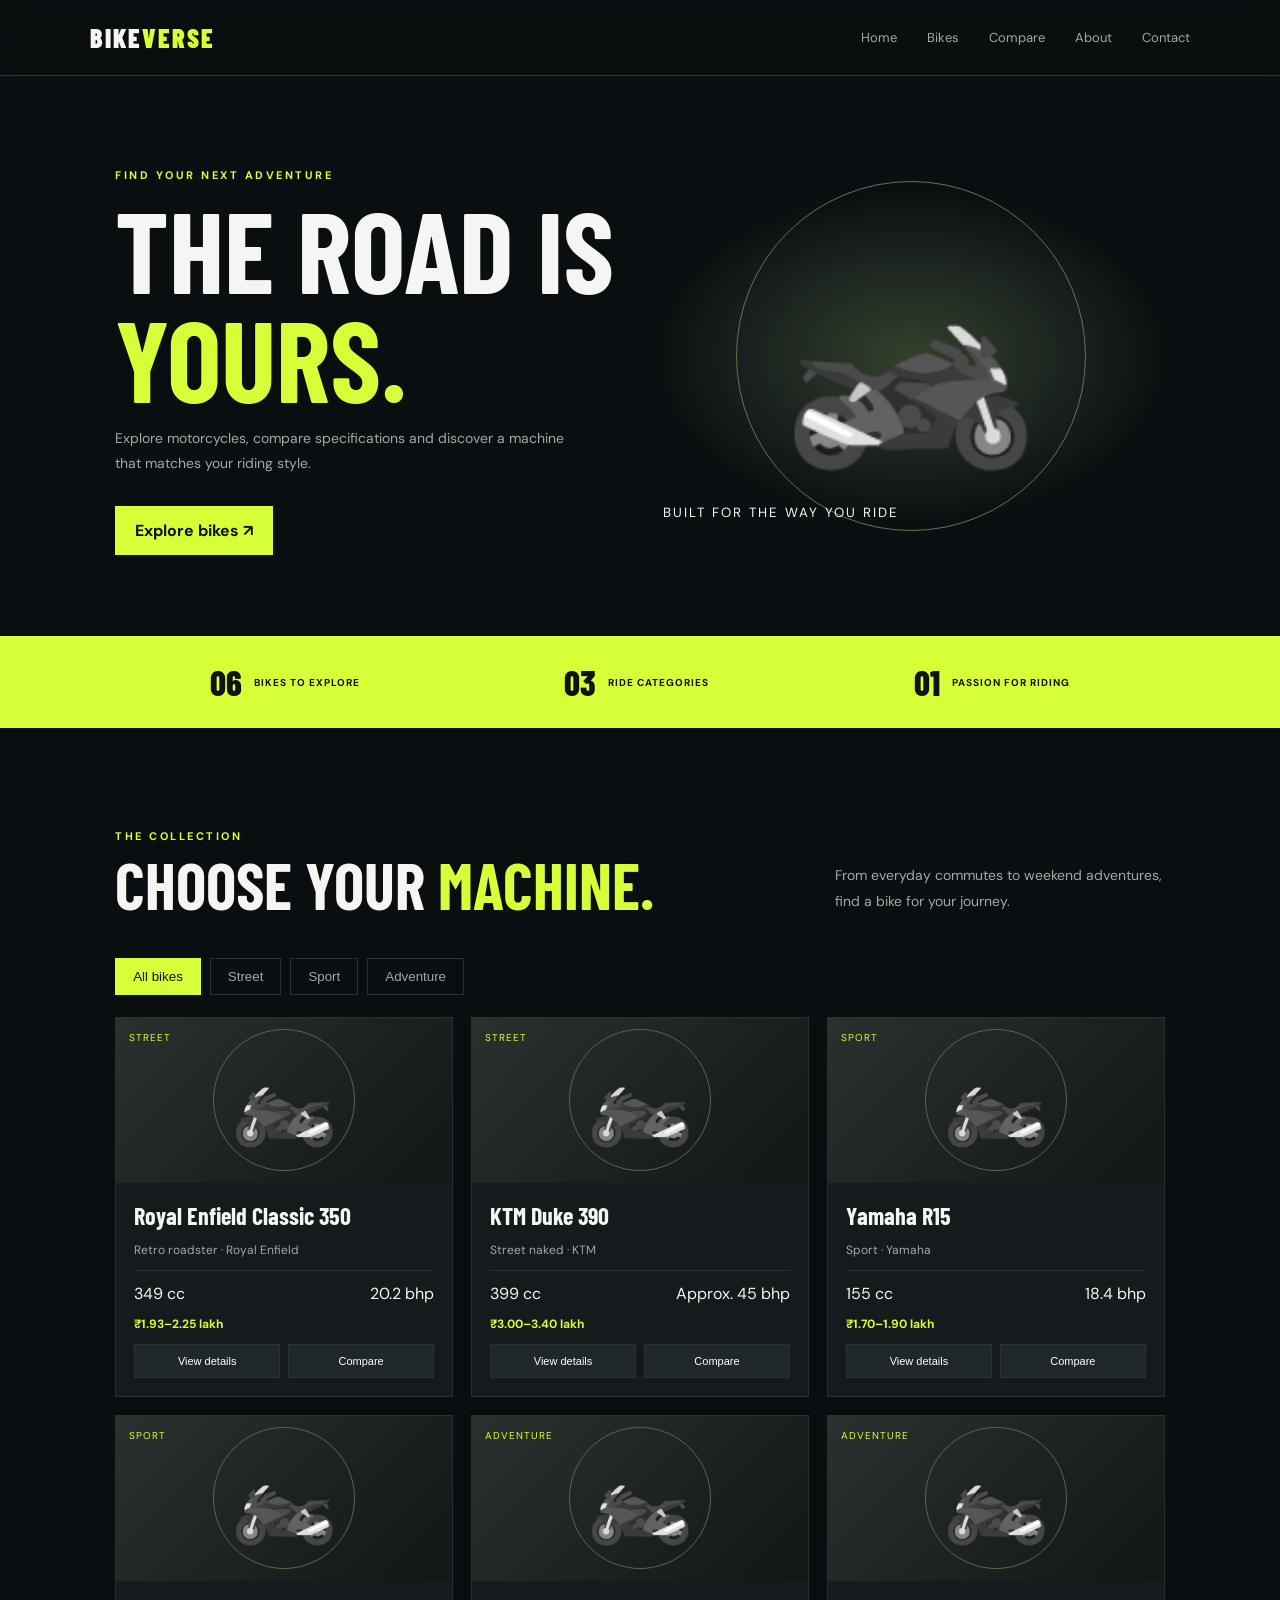
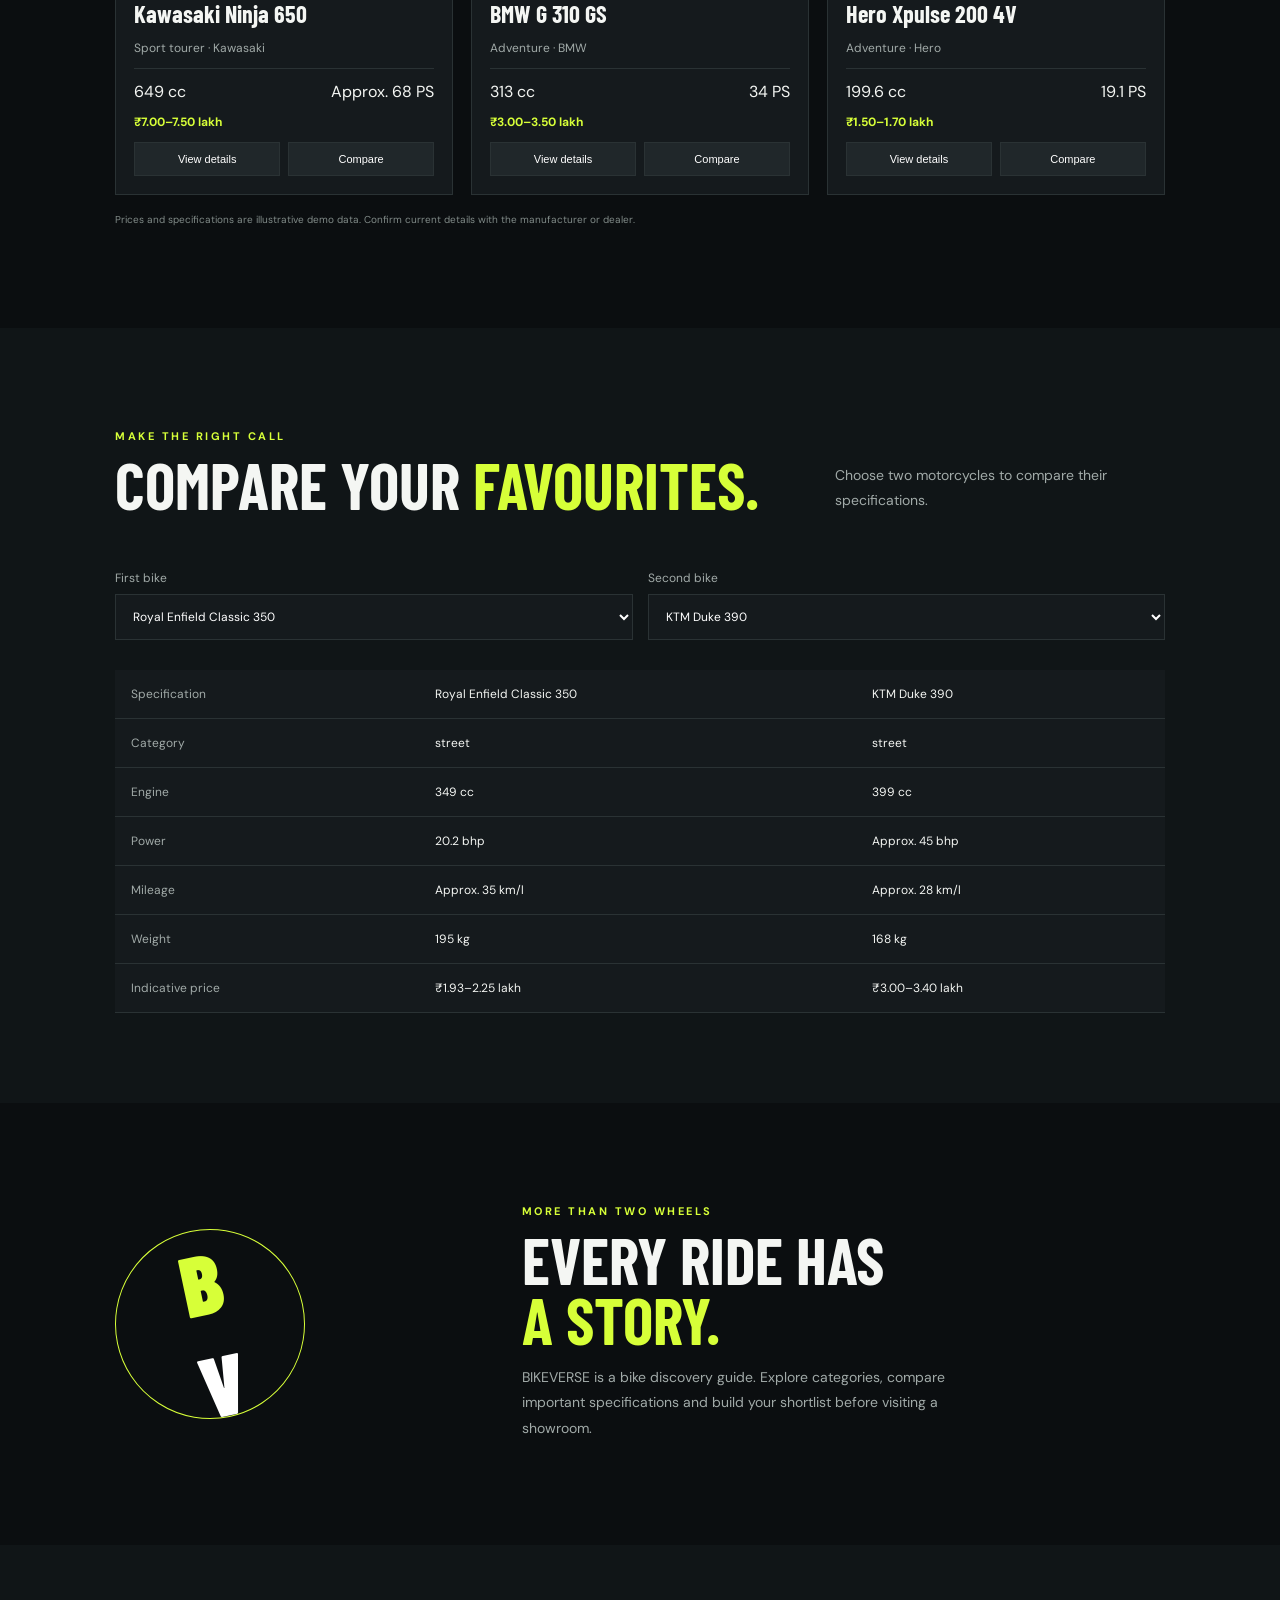
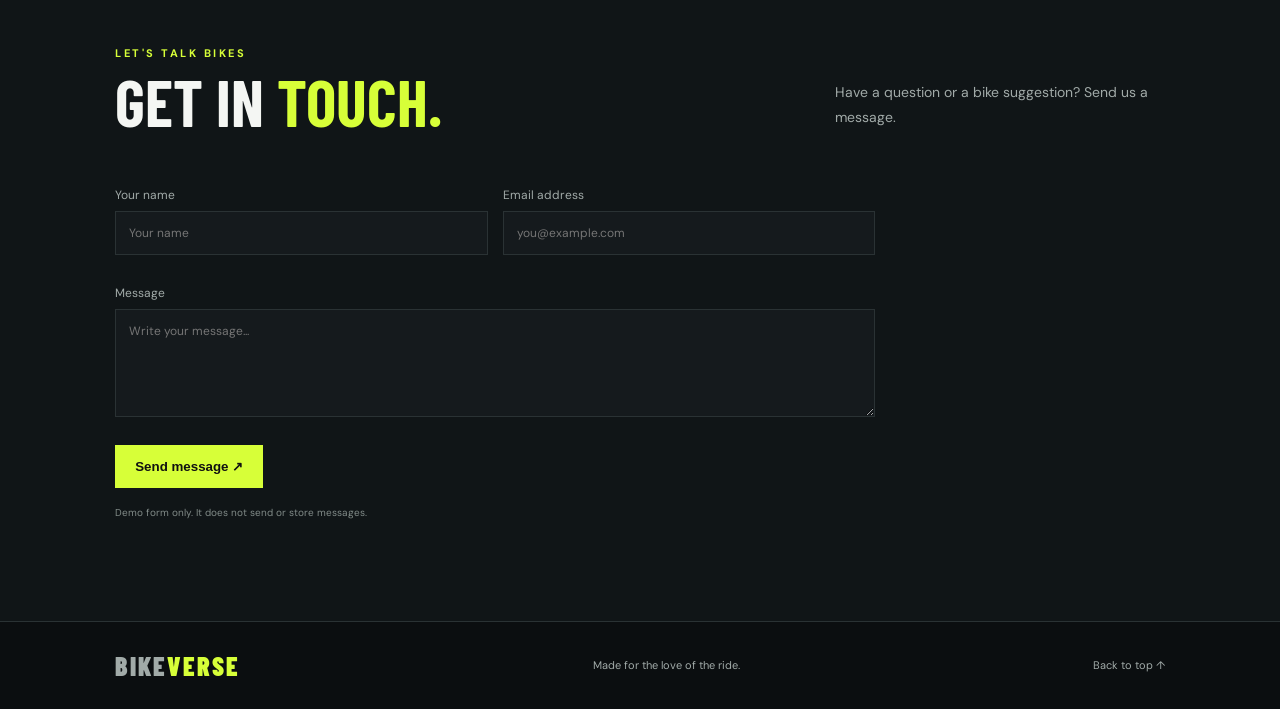
<file: index.html>
<!doctype html>
<html lang="en">
<head>
<meta charset="UTF-8"><meta name="viewport" content="width=device-width,initial-scale=1">
<title>BIKEVERSE | Bike Guide</title><link rel="stylesheet" href="style.css">
</head>
<body>
<header><a class="logo" href="#home">BIKE<span>VERSE</span></a><button id="menuBtn" class="menu-btn">☰</button><nav id="nav"><a href="#home">Home</a><a href="#collection">Bikes</a><a href="#compare">Compare</a><a href="#about">About</a><a href="#contact">Contact</a></nav></header>
<main>
<section class="hero" id="home"><div><p class="eyebrow">FIND YOUR NEXT ADVENTURE</p><h1>THE ROAD IS<br><span>YOURS.</span></h1><p class="muted">Explore motorcycles, compare specifications and discover a machine that matches your riding style.</p><a class="btn" href="#collection">Explore bikes ↗</a></div><div class="hero-art"><div class="ring"></div><div class="motorcycle">🏍️</div><small>BUILT FOR THE WAY YOU RIDE</small></div></section>
<section class="stats"><div><b>06</b><span>BIKES TO EXPLORE</span></div><div><b>03</b><span>RIDE CATEGORIES</span></div><div><b>01</b><span>PASSION FOR RIDING</span></div></section>
<section class="section" id="collection"><div class="heading"><div><p class="eyebrow">THE COLLECTION</p><h2>Choose your <span>machine.</span></h2></div><p class="muted">From everyday commutes to weekend adventures, find a bike for your journey.</p></div><div class="filters" id="filters"><button class="active" data-filter="all">All bikes</button><button data-filter="street">Street</button><button data-filter="sport">Sport</button><button data-filter="adventure">Adventure</button></div><div class="grid" id="bikeGrid"></div><p class="note">Prices and specifications are illustrative demo data. Confirm current details with the manufacturer or dealer.</p></section>
<section class="section compare" id="compare"><div class="heading"><div><p class="eyebrow">MAKE THE RIGHT CALL</p><h2>Compare your <span>favourites.</span></h2></div><p class="muted">Choose two motorcycles to compare their specifications.</p></div><div class="selectors"><label>First bike<select id="bikeOne"></select></label><label>Second bike<select id="bikeTwo"></select></label></div><div class="table-wrap"><table id="compareTable"></table></div></section>
<section class="section about" id="about"><div class="stamp">B<span>V</span></div><div><p class="eyebrow">MORE THAN TWO WHEELS</p><h2>Every ride has<br><span>a story.</span></h2><p class="muted">BIKEVERSE is a bike discovery guide. Explore categories, compare important specifications and build your shortlist before visiting a showroom.</p></div></section>
<section class="section contact" id="contact"><div class="heading"><div><p class="eyebrow">LET'S TALK BIKES</p><h2>Get in <span>touch.</span></h2></div><p class="muted">Have a question or a bike suggestion? Send us a message.</p></div><form id="contactForm"><div class="form-row"><label>Your name<input id="name" required placeholder="Your name"></label><label>Email address<input id="email" type="email" required placeholder="you@example.com"></label></div><label>Message<textarea id="message" rows="5" required placeholder="Write your message..."></textarea></label><button class="btn">Send message ↗</button><p id="formMessage" class="success"></p></form><p class="note">Demo form only. It does not send or store messages.</p></section>
</main><footer><a class="logo" href="#home">BIKE<span>VERSE</span></a><span>Made for the love of the ride.</span><a href="#home">Back to top ↑</a></footer>
<dialog id="details"><button id="closeDialog" class="close">×</button><div id="detailsContent"></div></dialog>
<script src="script.js"></script></body></html>
</file>
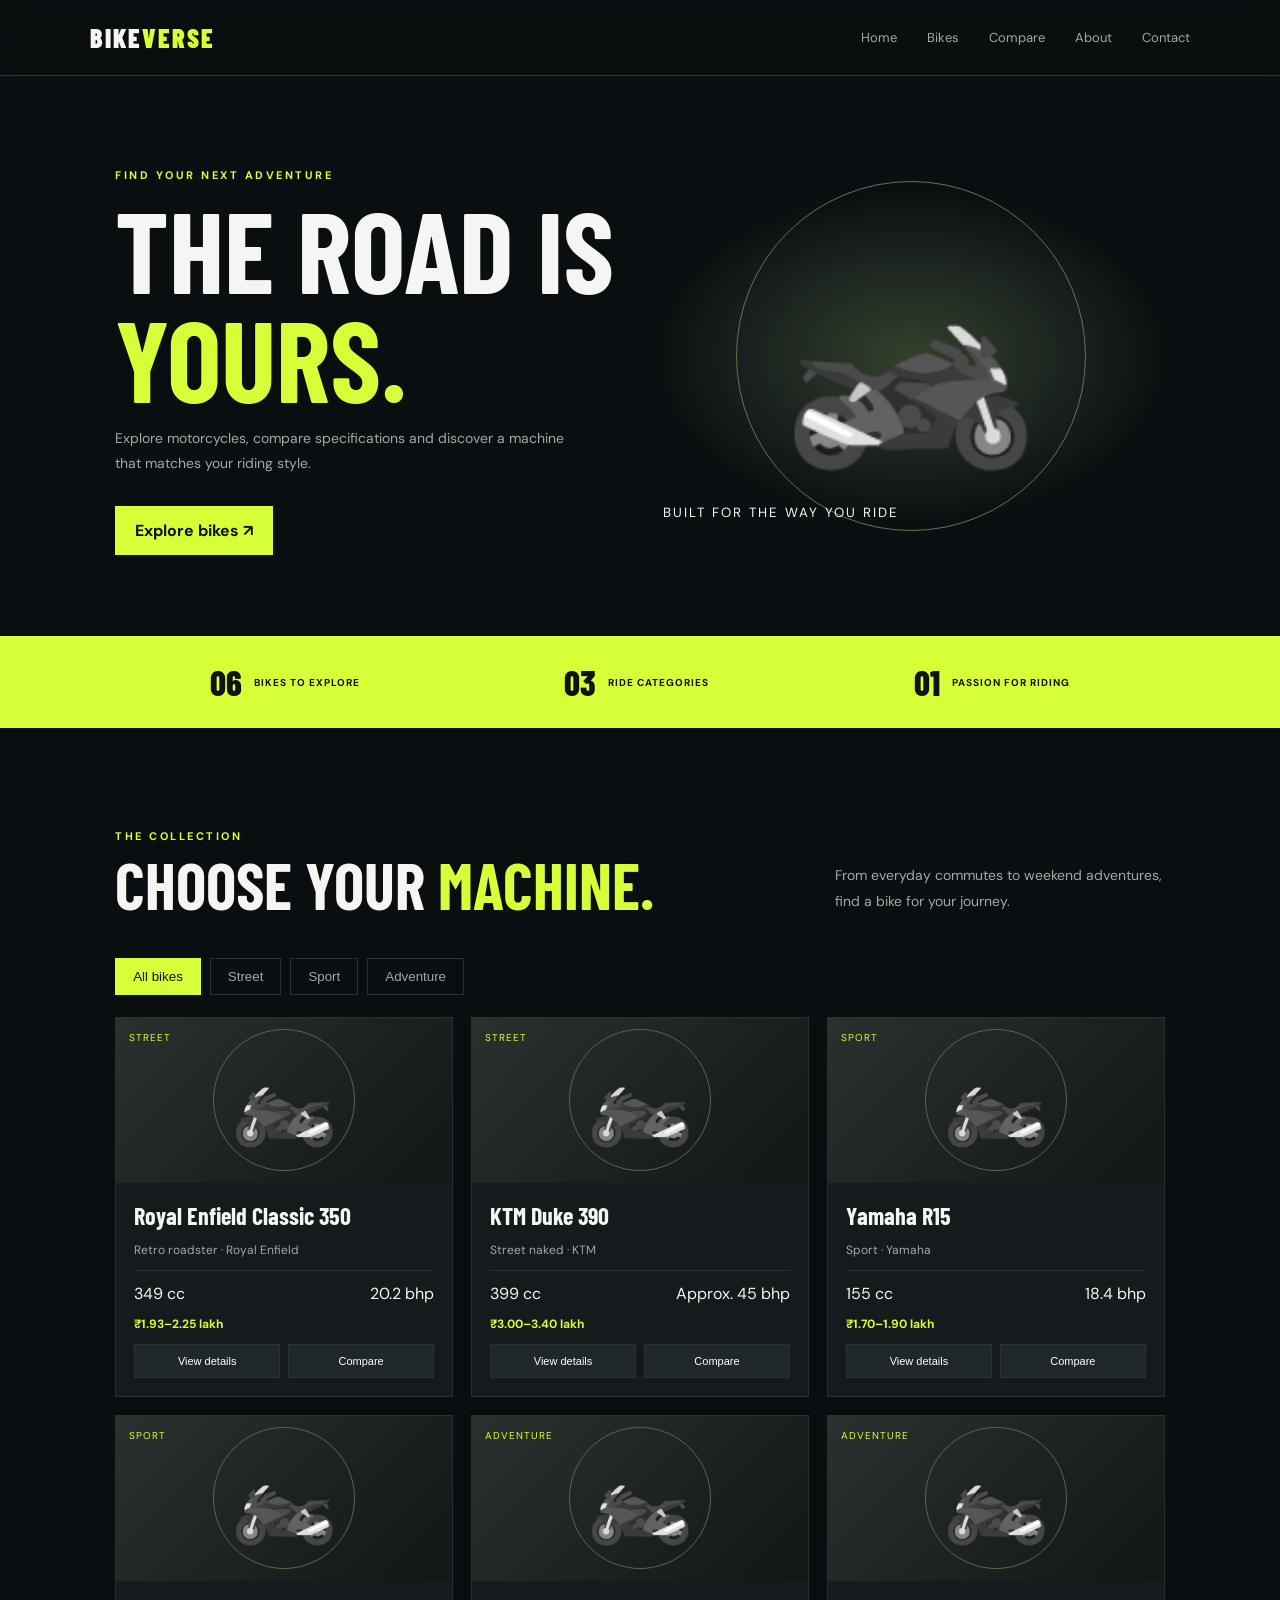
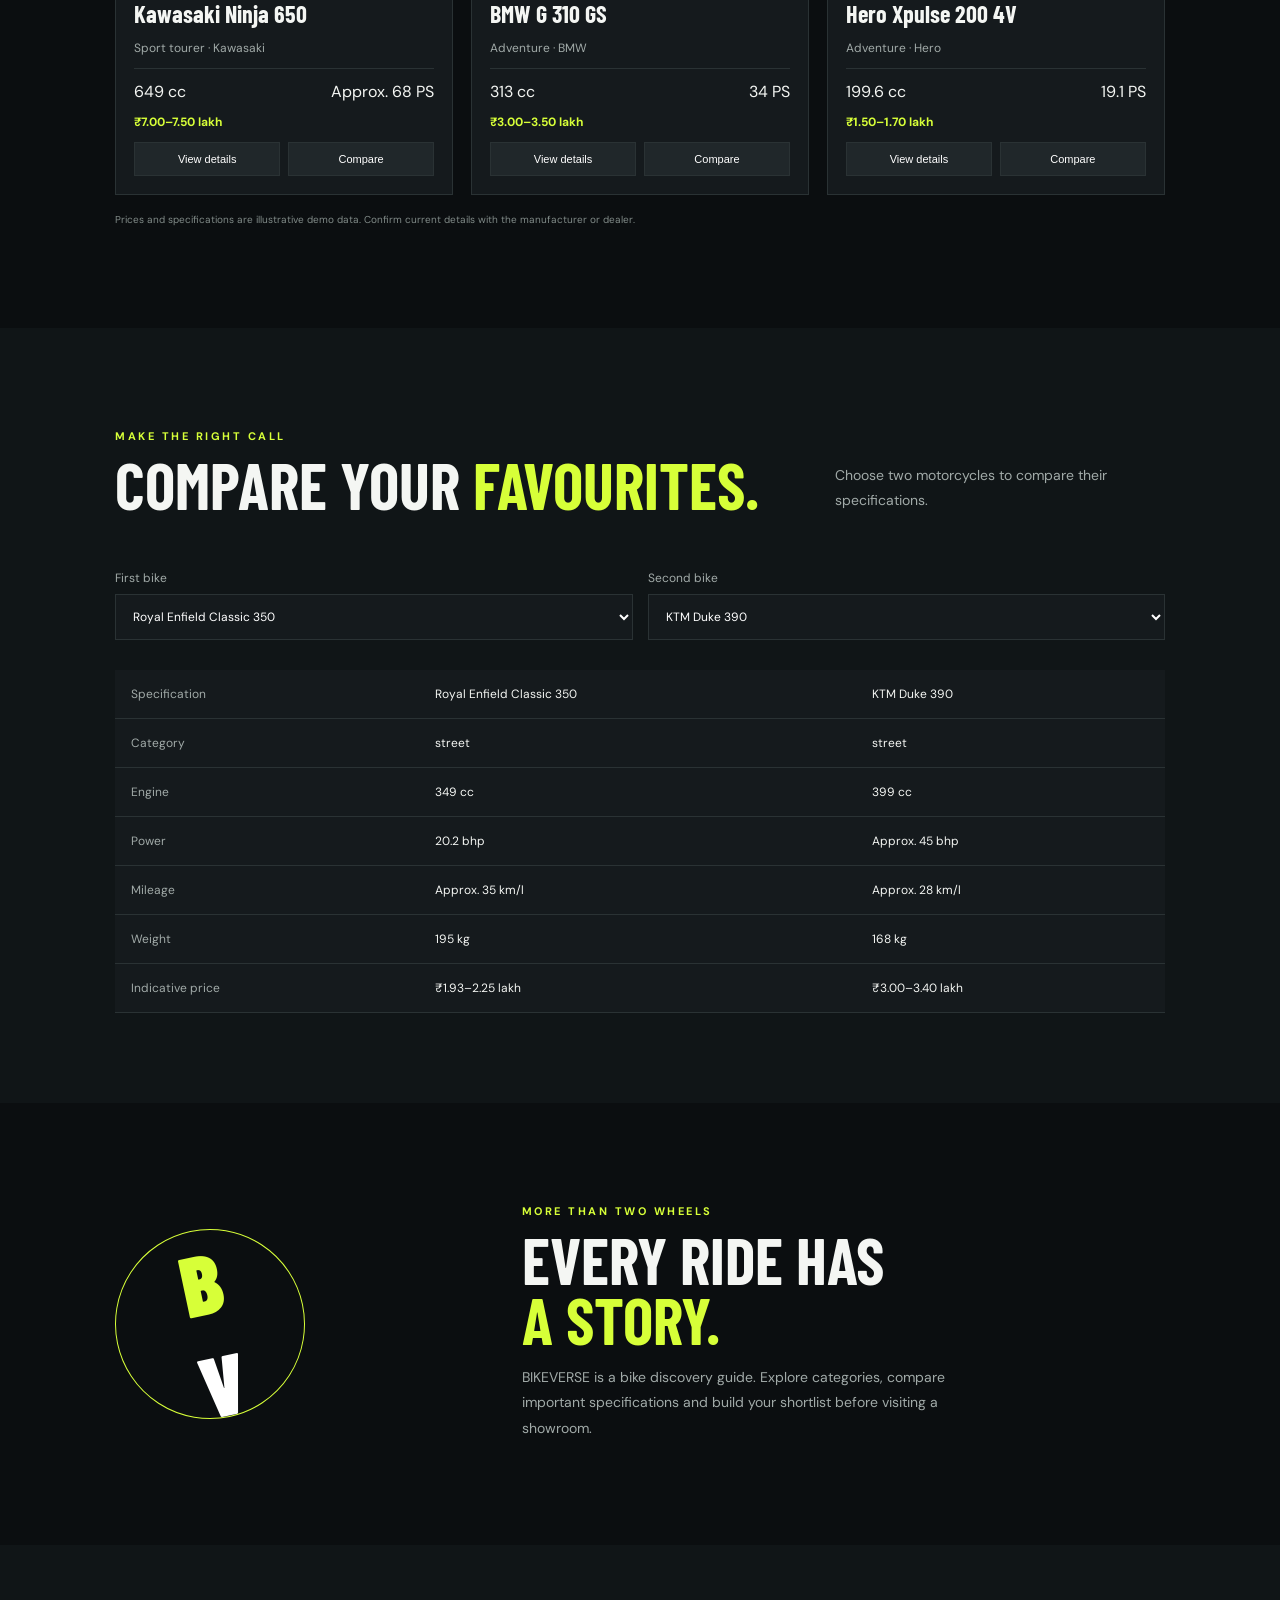
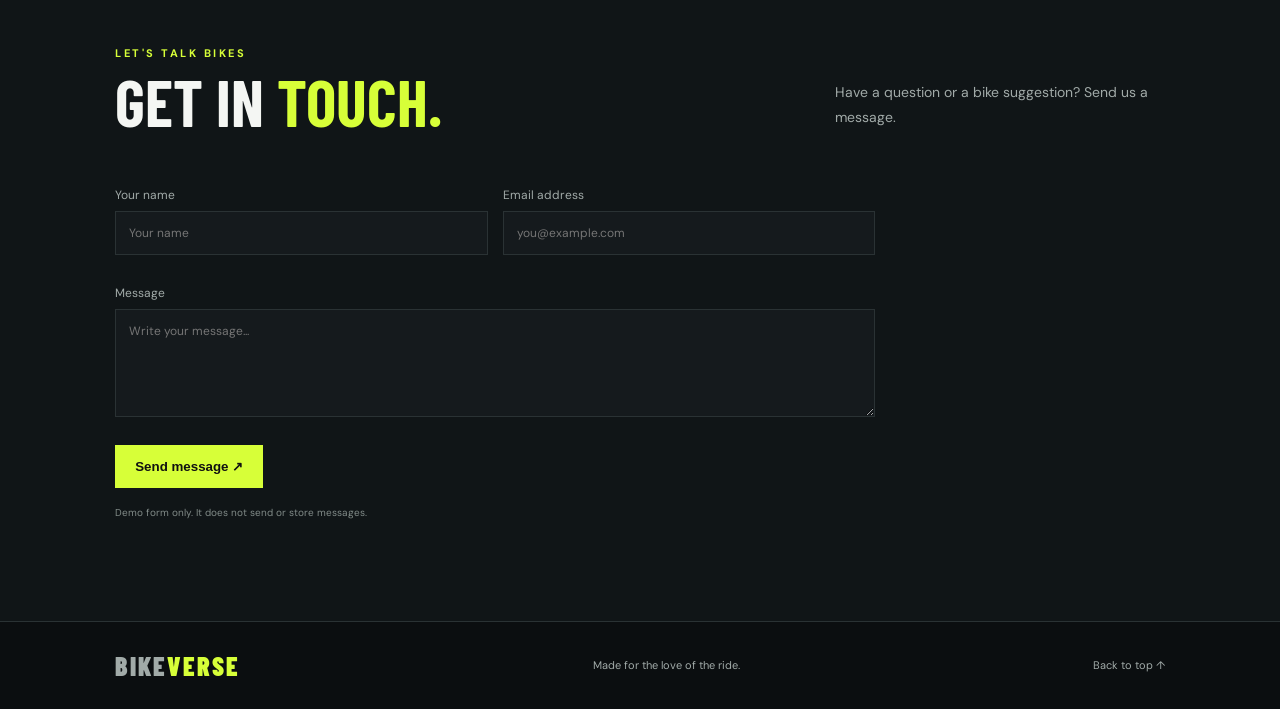
<file: Bike-Information-Website/index.html>
<!doctype html>
<html lang="en">
<head>
<meta charset="UTF-8"><meta name="viewport" content="width=device-width,initial-scale=1">
<title>BIKEVERSE | Bike Guide</title><link rel="stylesheet" href="style.css">
</head>
<body>
<header><a class="logo" href="#home">BIKE<span>VERSE</span></a><button id="menuBtn" class="menu-btn">☰</button><nav id="nav"><a href="#home">Home</a><a href="#collection">Bikes</a><a href="#compare">Compare</a><a href="#about">About</a><a href="#contact">Contact</a></nav></header>
<main>
<section class="hero" id="home"><div><p class="eyebrow">FIND YOUR NEXT ADVENTURE</p><h1>THE ROAD IS<br><span>YOURS.</span></h1><p class="muted">Explore motorcycles, compare specifications and discover a machine that matches your riding style.</p><a class="btn" href="#collection">Explore bikes ↗</a></div><div class="hero-art"><div class="ring"></div><div class="motorcycle">🏍️</div><small>BUILT FOR THE WAY YOU RIDE</small></div></section>
<section class="stats"><div><b>06</b><span>BIKES TO EXPLORE</span></div><div><b>03</b><span>RIDE CATEGORIES</span></div><div><b>01</b><span>PASSION FOR RIDING</span></div></section>
<section class="section" id="collection"><div class="heading"><div><p class="eyebrow">THE COLLECTION</p><h2>Choose your <span>machine.</span></h2></div><p class="muted">From everyday commutes to weekend adventures, find a bike for your journey.</p></div><div class="filters" id="filters"><button class="active" data-filter="all">All bikes</button><button data-filter="street">Street</button><button data-filter="sport">Sport</button><button data-filter="adventure">Adventure</button></div><div class="grid" id="bikeGrid"></div><p class="note">Prices and specifications are illustrative demo data. Confirm current details with the manufacturer or dealer.</p></section>
<section class="section compare" id="compare"><div class="heading"><div><p class="eyebrow">MAKE THE RIGHT CALL</p><h2>Compare your <span>favourites.</span></h2></div><p class="muted">Choose two motorcycles to compare their specifications.</p></div><div class="selectors"><label>First bike<select id="bikeOne"></select></label><label>Second bike<select id="bikeTwo"></select></label></div><div class="table-wrap"><table id="compareTable"></table></div></section>
<section class="section about" id="about"><div class="stamp">B<span>V</span></div><div><p class="eyebrow">MORE THAN TWO WHEELS</p><h2>Every ride has<br><span>a story.</span></h2><p class="muted">BIKEVERSE is a bike discovery guide. Explore categories, compare important specifications and build your shortlist before visiting a showroom.</p></div></section>
<section class="section contact" id="contact"><div class="heading"><div><p class="eyebrow">LET'S TALK BIKES</p><h2>Get in <span>touch.</span></h2></div><p class="muted">Have a question or a bike suggestion? Send us a message.</p></div><form id="contactForm"><div class="form-row"><label>Your name<input id="name" required placeholder="Your name"></label><label>Email address<input id="email" type="email" required placeholder="you@example.com"></label></div><label>Message<textarea id="message" rows="5" required placeholder="Write your message..."></textarea></label><button class="btn">Send message ↗</button><p id="formMessage" class="success"></p></form><p class="note">Demo form only. It does not send or store messages.</p></section>
</main><footer><a class="logo" href="#home">BIKE<span>VERSE</span></a><span>Made for the love of the ride.</span><a href="#home">Back to top ↑</a></footer>
<dialog id="details"><button id="closeDialog" class="close">×</button><div id="detailsContent"></div></dialog>
<script src="script.js"></script></body></html>
</file>
<file: style.css>
@import url('https://fonts.googleapis.com/css2?family=Barlow+Condensed:wght@600;700;800;900&family=DM+Sans:wght@400;500;700&display=swap');
:root{--bg:#0b0e10;--panel:#151a1d;--text:#f4f6f3;--muted:#a1aaa8;--accent:#d7ff38;--line:#2a3234}
*{box-sizing:border-box}html{scroll-behavior:smooth;scroll-padding-top:85px}body{margin:0;background:var(--bg);color:var(--text);font-family:'DM Sans',sans-serif}
a{color:inherit;text-decoration:none}header{height:76px;padding:0 7%;display:flex;align-items:center;justify-content:space-between;border-bottom:1px solid var(--line);position:sticky;top:0;background:#0b0e10ed;backdrop-filter:blur(10px);z-index:5}
.logo{font:900 26px 'Barlow Condensed';letter-spacing:2px}.logo span,h1 span,h2 span{color:var(--accent)}nav{display:flex;gap:30px;color:var(--muted);font-size:13px}nav a:hover,footer a:hover{color:var(--accent)}.menu-btn{display:none}
.hero{min-height:560px;padding:80px 9%;display:grid;grid-template-columns:1fr 1fr;align-items:center;gap:35px}.eyebrow{color:var(--accent);font-size:11px;font-weight:bold;letter-spacing:2.5px}h1,h2{font-family:'Barlow Condensed';text-transform:uppercase;line-height:.95;margin:12px 0}h1{font-size:clamp(65px,9vw,115px)}h2{font-size:clamp(42px,5vw,64px)}.muted{color:var(--muted);font-size:14px;line-height:1.8;max-width:470px}.btn{display:inline-block;margin-top:16px;padding:14px 20px;background:var(--accent);color:#111;border:0;font-weight:bold;cursor:pointer}.btn:hover{background:white}
.hero-art{min-height:330px;display:grid;place-items:center;position:relative;background:radial-gradient(ellipse,#33402c,#171e1c 50%,transparent 72%)}.ring{position:absolute;width:min(350px,75vw);aspect-ratio:1;border:1px solid #66744c;border-radius:50%}.motorcycle{font-size:clamp(120px,18vw,205px);filter:grayscale(1);transform:scaleX(-1);z-index:1}.hero-art small{position:absolute;bottom:0;left:5px;letter-spacing:2px}
.stats{background:var(--accent);color:#111;padding:25px 9%;display:flex;justify-content:space-around;gap:15px}.stats div{display:flex;align-items:center;gap:12px}.stats b{font:800 35px 'Barlow Condensed'}.stats span{font-size:10px;font-weight:bold;letter-spacing:1px}
.section{padding:90px 9%}.heading{display:flex;align-items:end;justify-content:space-between;gap:30px;margin-bottom:30px}.heading>.muted{max-width:330px}.filters{display:flex;gap:9px;flex-wrap:wrap;margin-bottom:22px}.filters button{padding:10px 17px;background:transparent;border:1px solid var(--line);color:var(--muted);cursor:pointer}.filters button.active,.filters button:hover{background:var(--accent);color:#111;border-color:var(--accent)}
.grid{display:grid;grid-template-columns:repeat(3,1fr);gap:18px}.bike-card{background:var(--panel);border:1px solid var(--line);transition:.2s}.bike-card:hover{transform:translateY(-4px);border-color:var(--accent)}.bike-art{height:165px;display:grid;place-items:center;background:linear-gradient(135deg,#29312f,#111617);position:relative}.bike-art:before{content:'';position:absolute;width:140px;height:140px;border:1px solid #596746;border-radius:50%}.bike-emoji{font-size:85px;z-index:1;filter:grayscale(1)}.tag{position:absolute;top:13px;left:13px;color:var(--accent);font-size:10px;text-transform:uppercase;letter-spacing:1px}.bike-info{padding:18px}.bike-info h3{font:700 24px 'Barlow Condensed';margin:0 0 6px}.bike-info p{font-size:12px;color:var(--muted)}.meta{display:flex;justify-content:space-between;border-top:1px solid var(--line);padding-top:12px}.price{color:var(--accent)!important;font-weight:bold}.actions{display:flex;gap:8px}.small-btn{flex:1;background:#20272a;color:white;border:1px solid var(--line);padding:10px;cursor:pointer;font-size:11px}.small-btn:hover{border-color:var(--accent);color:var(--accent)}.note{color:#818b88;font-size:10px;line-height:1.6;margin-top:17px}
.compare,.contact{background:#101517}.selectors,.form-row{display:grid;grid-template-columns:1fr 1fr;gap:15px;margin-bottom:18px}label{display:block;color:var(--muted);font-size:12px;margin:12px 0}input,select,textarea{display:block;width:100%;padding:13px;margin-top:8px;background:var(--panel);border:1px solid var(--line);color:white;font:inherit}input:focus,select:focus,textarea:focus{outline:1px solid var(--accent)}.table-wrap{overflow-x:auto}table{width:100%;border-collapse:collapse;background:var(--panel);min-width:480px}td{padding:16px;border-bottom:1px solid var(--line);font-size:12px}td:first-child{color:var(--muted)}.about{display:grid;grid-template-columns:.7fr 1.3fr;gap:60px;align-items:center}.stamp{width:190px;height:190px;border:1px solid var(--accent);border-radius:50%;display:grid;place-items:center;font:900 85px 'Barlow Condensed';color:var(--accent);transform:rotate(-12deg)}.stamp span{color:white}form{max-width:760px}textarea{resize:vertical}.success{color:var(--accent);font-size:13px}footer{padding:28px 9%;border-top:1px solid var(--line);display:flex;justify-content:space-between;align-items:center;color:var(--muted);font-size:11px}
dialog{background:var(--panel);color:white;border:1px solid var(--accent);width:min(520px,90vw);padding:30px}dialog::backdrop{background:#000b}.close{float:right;background:none;border:0;color:white;font-size:28px;cursor:pointer}.detail-copy{color:var(--muted);font-size:13px;line-height:1.9}
@media(max-width:800px){.hero{grid-template-columns:1fr}.grid{grid-template-columns:repeat(2,1fr)}.heading{display:block}.about{grid-template-columns:1fr;gap:30px}}
@media(max-width:560px){header{padding:0 5%}.menu-btn{display:block;background:none;border:0;color:white;font-size:25px}nav{display:none;position:absolute;top:75px;left:0;right:0;padding:20px;background:#111719;flex-direction:column}nav.open{display:flex}.hero,.section{padding:60px 6%}.grid{grid-template-columns:1fr}.stats{flex-direction:column;padding-left:12%}.selectors,.form-row{grid-template-columns:1fr}footer{flex-direction:column;gap:14px}}
</file>
<file: Bike-Information-Website/style.css>
@import url('https://fonts.googleapis.com/css2?family=Barlow+Condensed:wght@600;700;800;900&family=DM+Sans:wght@400;500;700&display=swap');
:root{--bg:#0b0e10;--panel:#151a1d;--text:#f4f6f3;--muted:#a1aaa8;--accent:#d7ff38;--line:#2a3234}
*{box-sizing:border-box}html{scroll-behavior:smooth;scroll-padding-top:85px}body{margin:0;background:var(--bg);color:var(--text);font-family:'DM Sans',sans-serif}
a{color:inherit;text-decoration:none}header{height:76px;padding:0 7%;display:flex;align-items:center;justify-content:space-between;border-bottom:1px solid var(--line);position:sticky;top:0;background:#0b0e10ed;backdrop-filter:blur(10px);z-index:5}
.logo{font:900 26px 'Barlow Condensed';letter-spacing:2px}.logo span,h1 span,h2 span{color:var(--accent)}nav{display:flex;gap:30px;color:var(--muted);font-size:13px}nav a:hover,footer a:hover{color:var(--accent)}.menu-btn{display:none}
.hero{min-height:560px;padding:80px 9%;display:grid;grid-template-columns:1fr 1fr;align-items:center;gap:35px}.eyebrow{color:var(--accent);font-size:11px;font-weight:bold;letter-spacing:2.5px}h1,h2{font-family:'Barlow Condensed';text-transform:uppercase;line-height:.95;margin:12px 0}h1{font-size:clamp(65px,9vw,115px)}h2{font-size:clamp(42px,5vw,64px)}.muted{color:var(--muted);font-size:14px;line-height:1.8;max-width:470px}.btn{display:inline-block;margin-top:16px;padding:14px 20px;background:var(--accent);color:#111;border:0;font-weight:bold;cursor:pointer}.btn:hover{background:white}
.hero-art{min-height:330px;display:grid;place-items:center;position:relative;background:radial-gradient(ellipse,#33402c,#171e1c 50%,transparent 72%)}.ring{position:absolute;width:min(350px,75vw);aspect-ratio:1;border:1px solid #66744c;border-radius:50%}.motorcycle{font-size:clamp(120px,18vw,205px);filter:grayscale(1);transform:scaleX(-1);z-index:1}.hero-art small{position:absolute;bottom:0;left:5px;letter-spacing:2px}
.stats{background:var(--accent);color:#111;padding:25px 9%;display:flex;justify-content:space-around;gap:15px}.stats div{display:flex;align-items:center;gap:12px}.stats b{font:800 35px 'Barlow Condensed'}.stats span{font-size:10px;font-weight:bold;letter-spacing:1px}
.section{padding:90px 9%}.heading{display:flex;align-items:end;justify-content:space-between;gap:30px;margin-bottom:30px}.heading>.muted{max-width:330px}.filters{display:flex;gap:9px;flex-wrap:wrap;margin-bottom:22px}.filters button{padding:10px 17px;background:transparent;border:1px solid var(--line);color:var(--muted);cursor:pointer}.filters button.active,.filters button:hover{background:var(--accent);color:#111;border-color:var(--accent)}
.grid{display:grid;grid-template-columns:repeat(3,1fr);gap:18px}.bike-card{background:var(--panel);border:1px solid var(--line);transition:.2s}.bike-card:hover{transform:translateY(-4px);border-color:var(--accent)}.bike-art{height:165px;display:grid;place-items:center;background:linear-gradient(135deg,#29312f,#111617);position:relative}.bike-art:before{content:'';position:absolute;width:140px;height:140px;border:1px solid #596746;border-radius:50%}.bike-emoji{font-size:85px;z-index:1;filter:grayscale(1)}.tag{position:absolute;top:13px;left:13px;color:var(--accent);font-size:10px;text-transform:uppercase;letter-spacing:1px}.bike-info{padding:18px}.bike-info h3{font:700 24px 'Barlow Condensed';margin:0 0 6px}.bike-info p{font-size:12px;color:var(--muted)}.meta{display:flex;justify-content:space-between;border-top:1px solid var(--line);padding-top:12px}.price{color:var(--accent)!important;font-weight:bold}.actions{display:flex;gap:8px}.small-btn{flex:1;background:#20272a;color:white;border:1px solid var(--line);padding:10px;cursor:pointer;font-size:11px}.small-btn:hover{border-color:var(--accent);color:var(--accent)}.note{color:#818b88;font-size:10px;line-height:1.6;margin-top:17px}
.compare,.contact{background:#101517}.selectors,.form-row{display:grid;grid-template-columns:1fr 1fr;gap:15px;margin-bottom:18px}label{display:block;color:var(--muted);font-size:12px;margin:12px 0}input,select,textarea{display:block;width:100%;padding:13px;margin-top:8px;background:var(--panel);border:1px solid var(--line);color:white;font:inherit}input:focus,select:focus,textarea:focus{outline:1px solid var(--accent)}.table-wrap{overflow-x:auto}table{width:100%;border-collapse:collapse;background:var(--panel);min-width:480px}td{padding:16px;border-bottom:1px solid var(--line);font-size:12px}td:first-child{color:var(--muted)}.about{display:grid;grid-template-columns:.7fr 1.3fr;gap:60px;align-items:center}.stamp{width:190px;height:190px;border:1px solid var(--accent);border-radius:50%;display:grid;place-items:center;font:900 85px 'Barlow Condensed';color:var(--accent);transform:rotate(-12deg)}.stamp span{color:white}form{max-width:760px}textarea{resize:vertical}.success{color:var(--accent);font-size:13px}footer{padding:28px 9%;border-top:1px solid var(--line);display:flex;justify-content:space-between;align-items:center;color:var(--muted);font-size:11px}
dialog{background:var(--panel);color:white;border:1px solid var(--accent);width:min(520px,90vw);padding:30px}dialog::backdrop{background:#000b}.close{float:right;background:none;border:0;color:white;font-size:28px;cursor:pointer}.detail-copy{color:var(--muted);font-size:13px;line-height:1.9}
@media(max-width:800px){.hero{grid-template-columns:1fr}.grid{grid-template-columns:repeat(2,1fr)}.heading{display:block}.about{grid-template-columns:1fr;gap:30px}}
@media(max-width:560px){header{padding:0 5%}.menu-btn{display:block;background:none;border:0;color:white;font-size:25px}nav{display:none;position:absolute;top:75px;left:0;right:0;padding:20px;background:#111719;flex-direction:column}nav.open{display:flex}.hero,.section{padding:60px 6%}.grid{grid-template-columns:1fr}.stats{flex-direction:column;padding-left:12%}.selectors,.form-row{grid-template-columns:1fr}footer{flex-direction:column;gap:14px}}
</file>
